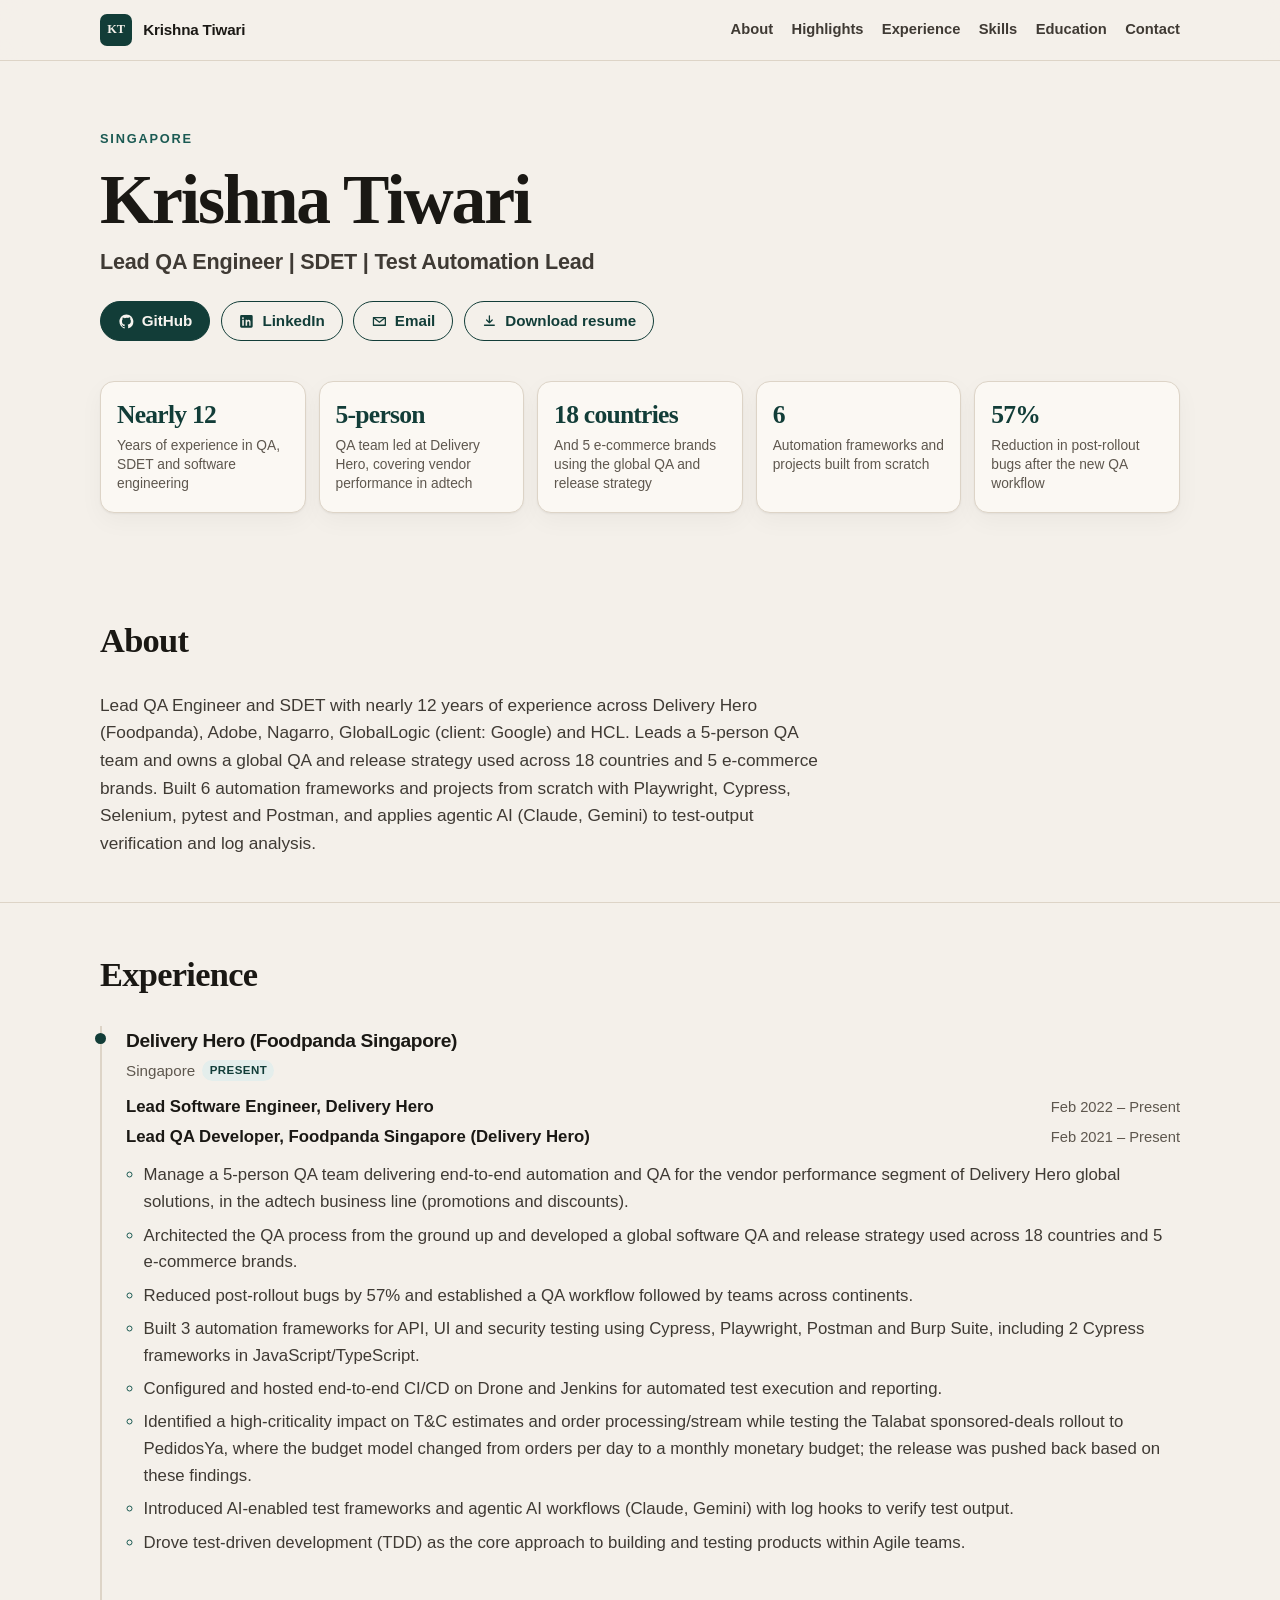
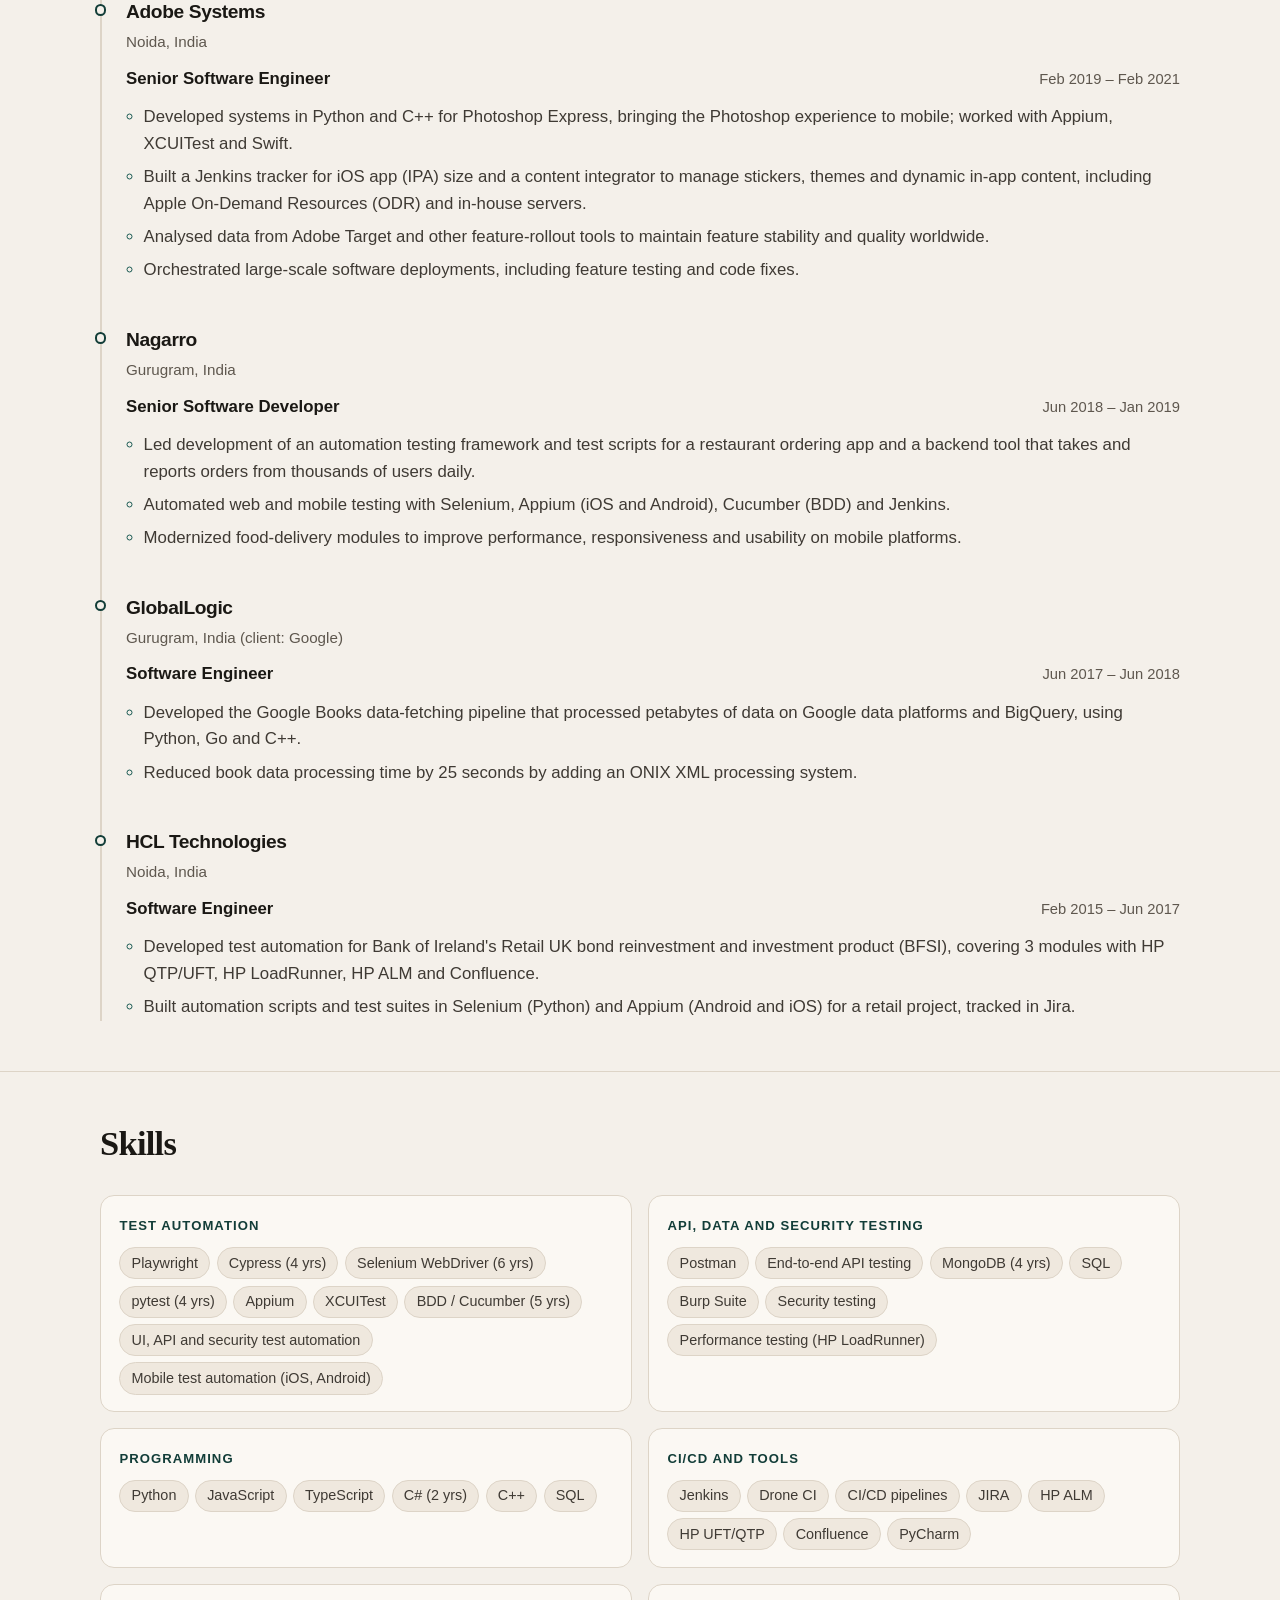
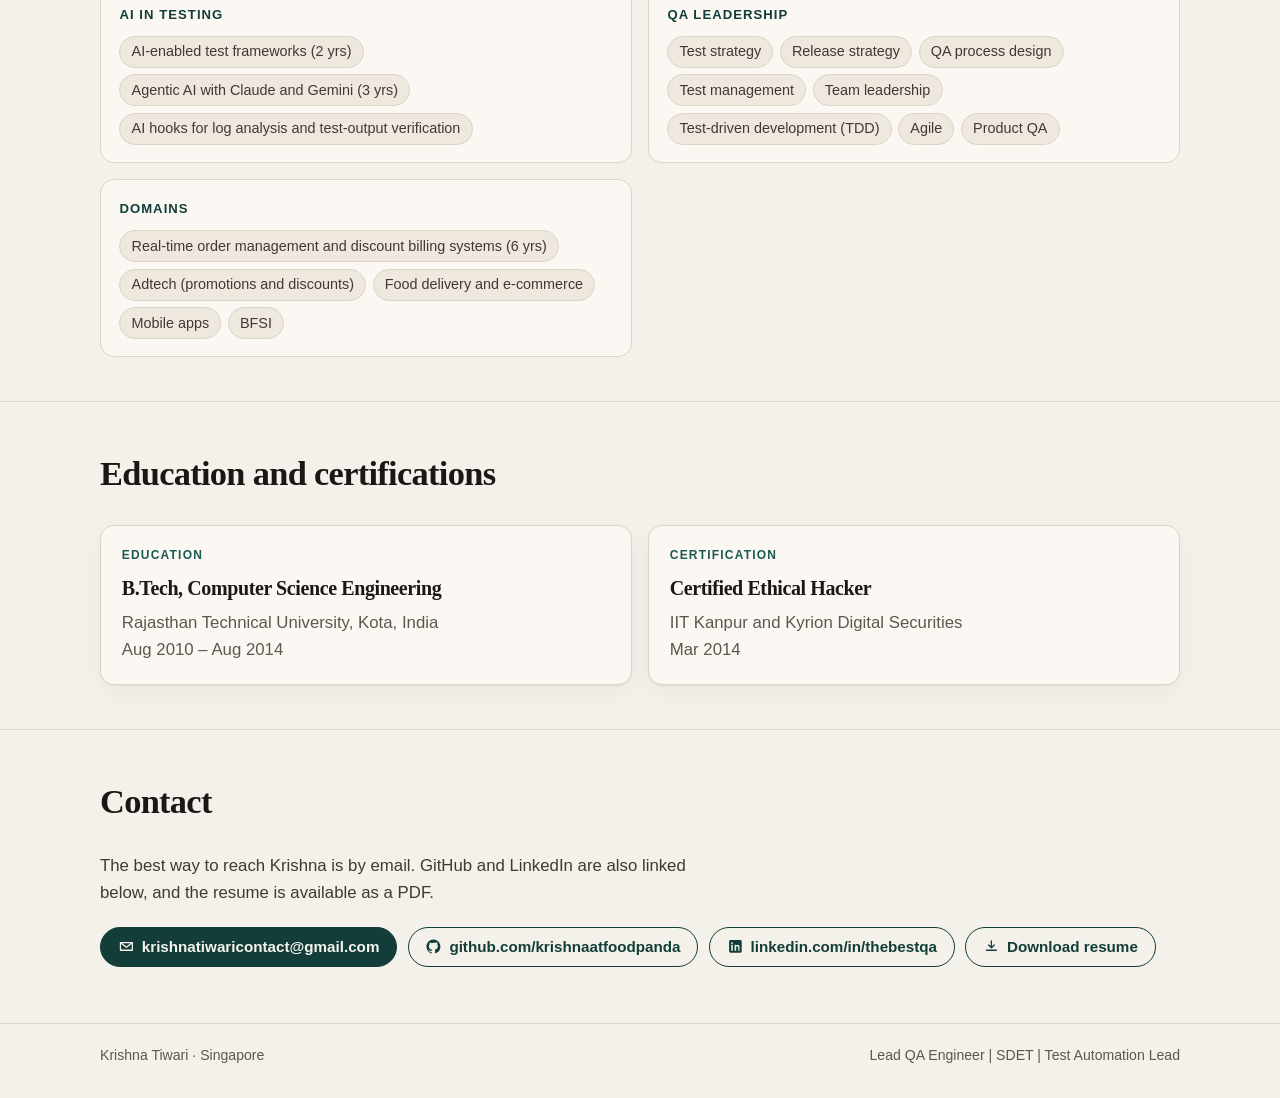
<file: index.html>
<!DOCTYPE html>
<html lang="en">
<head>
  <meta charset="utf-8">
  <meta name="viewport" content="width=device-width, initial-scale=1">
  <title>Krishna Tiwari — Lead QA Engineer | SDET | Test Automation Lead</title>
  <meta name="description" content="Lead QA Engineer and SDET based in Singapore, with nearly 12 years of experience at Delivery Hero (Foodpanda), Adobe, Nagarro, GlobalLogic and HCL. Specialises in test automation, QA leadership and release strategy.">
  <meta name="author" content="Krishna Tiwari">
  <meta name="robots" content="index, follow">
  <meta property="og:type" content="profile">
  <meta property="og:title" content="Krishna Tiwari — Lead QA Engineer | SDET | Test Automation Lead">
  <meta property="og:description" content="Lead QA Engineer and SDET based in Singapore, with nearly 12 years of experience at Delivery Hero (Foodpanda), Adobe, Nagarro, GlobalLogic and HCL.">
  <meta property="og:locale" content="en_SG">
  <meta property="og:site_name" content="Krishna Tiwari">
  <meta property="profile:first_name" content="Krishna">
  <meta property="profile:last_name" content="Tiwari">
  <meta name="twitter:card" content="summary">
  <meta name="twitter:title" content="Krishna Tiwari — Lead QA Engineer | SDET | Test Automation Lead">
  <meta name="twitter:description" content="Lead QA Engineer and SDET based in Singapore, with nearly 12 years of experience at Delivery Hero (Foodpanda), Adobe, Nagarro, GlobalLogic and HCL.">
  <link rel="icon" href="assets/favicon.svg" type="image/svg+xml">
  <link rel="apple-touch-icon" href="assets/favicon.svg">
  <link rel="stylesheet" href="styles.css">
</head>
<body>
  <a class="skip-link" href="#main">Skip to content</a>
  <div id="app">
    <p class="js-required">This page needs JavaScript to load the profile. Please turn it on, or open the resume PDF in the assets folder.</p>
  </div>
  <script src="content/profile.js"></script>
  <script src="script.js"></script>
  <script>
    document.addEventListener("DOMContentLoaded", function () {
      if (window.PROFILE && window.KrishnaSite) {
        window.KrishnaSite.mount(document.getElementById("app"), window.PROFILE);
      }
    });
  </script>
</body>
</html>
</file>
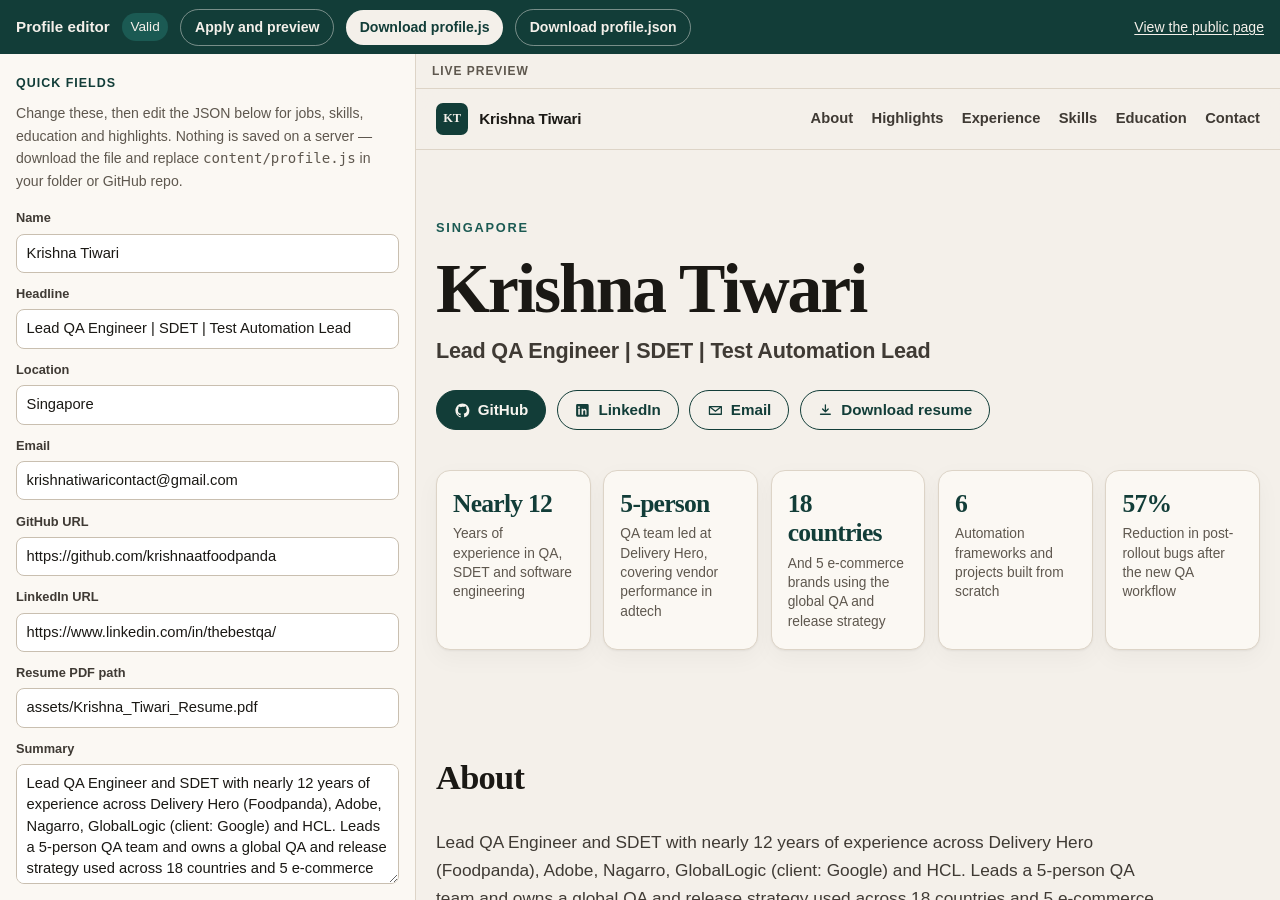
<file: admin.html>
<!DOCTYPE html>
<html lang="en">
<head>
  <meta charset="utf-8">
  <meta name="viewport" content="width=device-width, initial-scale=1">
  <title>Edit profile — Krishna Tiwari</title>
  <meta name="robots" content="noindex, nofollow">
  <link rel="icon" href="assets/favicon.svg" type="image/svg+xml">
  <link rel="stylesheet" href="styles.css">
  <style>
    :root { --admin-bar: 3.4rem; }
    body.admin {
      margin: 0;
      background: #ece7df;
      min-height: 100vh;
    }
    .admin-bar {
      position: sticky;
      top: 0;
      z-index: 50;
      display: flex;
      flex-wrap: wrap;
      align-items: center;
      gap: 0.6rem 0.75rem;
      min-height: var(--admin-bar);
      padding: 0.5rem 1rem;
      background: #123d38;
      color: #f4f0ea;
    }
    .admin-bar h1 {
      margin: 0;
      font-family: var(--sans);
      font-size: 0.95rem;
      font-weight: 700;
      letter-spacing: 0;
    }
    .admin-bar a {
      color: #f4f0ea;
      margin-left: auto;
      font-size: 0.88rem;
    }
    .admin-status {
      font-size: 0.85rem;
      padding: 0.2rem 0.55rem;
      border-radius: 999px;
      background: #1b5a53;
    }
    .admin-status.is-error { background: #8a2f16; }
    .admin-bar button {
      font: inherit;
      font-weight: 650;
      font-size: 0.88rem;
      border: 0;
      border-radius: 999px;
      padding: 0.4rem 0.85rem;
      cursor: pointer;
      background: #f4f0ea;
      color: #123d38;
    }
    .admin-bar button.secondary {
      background: transparent;
      color: #f4f0ea;
      border: 1px solid rgba(244, 240, 234, 0.45);
    }
    .admin-shell {
      display: grid;
      grid-template-columns: minmax(20rem, 26rem) 1fr;
      gap: 0;
      min-height: calc(100vh - var(--admin-bar));
    }
    .admin-editor {
      border-right: 1px solid #ddd4c7;
      background: #fbf8f3;
      padding: 1rem 1rem 2rem;
      overflow: auto;
      max-height: calc(100vh - var(--admin-bar));
    }
    .admin-editor h2 {
      margin: 1.1rem 0 0.55rem;
      font-family: var(--sans);
      font-size: 0.78rem;
      letter-spacing: 0.08em;
      text-transform: uppercase;
      color: #123d38;
    }
    .admin-editor h2:first-child { margin-top: 0.2rem; }
    .admin-help {
      margin: 0 0 1rem;
      font-size: 0.88rem;
      color: #5e574e;
    }
    label.field {
      display: block;
      margin: 0 0 0.7rem;
      font-size: 0.8rem;
      font-weight: 700;
      color: #3f3a34;
    }
    label.field input,
    label.field textarea,
    #json-editor {
      display: block;
      width: 100%;
      margin-top: 0.3rem;
      font: 0.92rem/1.45 var(--sans);
      padding: 0.5rem 0.6rem;
      border: 1px solid #c9bfb0;
      border-radius: 8px;
      background: #fff;
      color: #1a1814;
    }
    #json-editor {
      font-family: var(--mono);
      font-size: 0.78rem;
      min-height: 28rem;
      resize: vertical;
    }
    label.field textarea { min-height: 7.5rem; resize: vertical; }
    .admin-preview-wrap {
      overflow: auto;
      max-height: calc(100vh - var(--admin-bar));
      background: #f4f0ea;
    }
    .admin-preview-label {
      position: sticky;
      top: 0;
      z-index: 2;
      padding: 0.45rem 1rem;
      font-size: 0.75rem;
      font-weight: 700;
      letter-spacing: 0.08em;
      text-transform: uppercase;
      color: #5e574e;
      background: rgba(244, 240, 234, 0.92);
      border-bottom: 1px solid #ddd4c7;
    }
    #preview .site-header { position: static; }
    @media (max-width: 860px) {
      .admin-shell { grid-template-columns: 1fr; }
      .admin-editor, .admin-preview-wrap { max-height: none; }
      .admin-editor { border-right: 0; border-bottom: 1px solid #ddd4c7; }
    }
  </style>
</head>
<body class="admin">
  <div class="admin-bar">
    <h1>Profile editor</h1>
    <span id="status" class="admin-status">Ready</span>
    <button type="button" id="btn-apply" class="secondary">Apply and preview</button>
    <button type="button" id="btn-js">Download profile.js</button>
    <button type="button" id="btn-json" class="secondary">Download profile.json</button>
    <a href="index.html">View the public page</a>
  </div>
  <div class="admin-shell">
    <aside class="admin-editor">
      <h2>Quick fields</h2>
      <p class="admin-help">Change these, then edit the JSON below for jobs, skills, education and highlights. Nothing is saved on a server — download the file and replace <code>content/profile.js</code> in your folder or GitHub repo.</p>
      <label class="field">Name<input id="f-name" type="text" autocomplete="name"></label>
      <label class="field">Headline<input id="f-headline" type="text"></label>
      <label class="field">Location<input id="f-location" type="text"></label>
      <label class="field">Email<input id="f-email" type="email" autocomplete="email"></label>
      <label class="field">GitHub URL<input id="f-github" type="url"></label>
      <label class="field">LinkedIn URL<input id="f-linkedin" type="url"></label>
      <label class="field">Resume PDF path<input id="f-resume" type="text"></label>
      <label class="field">Summary<textarea id="f-summary"></textarea></label>

      <h2>Full profile data</h2>
      <p class="admin-help">This is the complete profile. Keep the structure (quotes, commas, brackets). Click Apply and preview after you edit, or download when it says Valid.</p>
      <textarea id="json-editor" spellcheck="false" aria-label="Full profile JSON"></textarea>
    </aside>
    <section class="admin-preview-wrap">
      <div class="admin-preview-label">Live preview</div>
      <div id="preview"></div>
    </section>
  </div>

  <script src="content/profile.js"></script>
  <script src="script.js"></script>
  <script>
    (function () {
      var FILE_HEADER =
        "/**\n" +
        " * Krishna Tiwari — website content\n" +
        " * ============================================================\n" +
        " * THIS IS THE FILE TO EDIT when you want to change the site.\n" +
        " *\n" +
        " * How to edit on GitHub (no coding tools needed):\n" +
        " *   1. Open this file: content/profile.js\n" +
        " *   2. Click the pencil icon (Edit).\n" +
        " *   3. Change only the text inside the quotes \"like this\".\n" +
        " *      Keep the commas, brackets [ ] and braces { } as they are.\n" +
        " *   4. Click Commit changes. If the site is on GitHub Pages,\n" +
        " *      it will update in about a minute.\n" +
        " *\n" +
        " * You can also open admin.html in a browser for a form, a live\n" +
        " * preview, and a Download button that produces an updated copy\n" +
        " * of this file.\n" +
        " * ============================================================\n" +
        " */\n" +
        "window.PROFILE = ";

      var fields = {
        name: document.getElementById("f-name"),
        headline: document.getElementById("f-headline"),
        location: document.getElementById("f-location"),
        email: document.getElementById("f-email"),
        github: document.getElementById("f-github"),
        linkedin: document.getElementById("f-linkedin"),
        resume: document.getElementById("f-resume"),
        summary: document.getElementById("f-summary")
      };
      var editor = document.getElementById("json-editor");
      var statusEl = document.getElementById("status");
      var preview = document.getElementById("preview");
      var syncing = false;
      var lastValid = null;

      function setStatus(text, isError) {
        statusEl.textContent = text;
        statusEl.classList.toggle("is-error", !!isError);
      }

      function pretty(obj) {
        return JSON.stringify(obj, null, 2);
      }

      function fillFields(data) {
        var contact = data.contact || {};
        fields.name.value = data.name || "";
        fields.headline.value = data.headline || "";
        fields.location.value = data.location || "";
        fields.email.value = contact.email || "";
        fields.github.value = contact.github || "";
        fields.linkedin.value = contact.linkedin || "";
        fields.resume.value = contact.resume || "";
        fields.summary.value = data.summary || "";
      }

      function applyFieldsTo(data) {
        data.name = fields.name.value.trim();
        data.headline = fields.headline.value.trim();
        data.location = fields.location.value.trim();
        data.summary = fields.summary.value.trim();
        data.contact = data.contact || {};
        data.contact.email = fields.email.value.trim();
        data.contact.github = fields.github.value.trim();
        data.contact.linkedin = fields.linkedin.value.trim();
        data.contact.resume = fields.resume.value.trim();
        return data;
      }

      function parseEditor() {
        try {
          var data = JSON.parse(editor.value);
          if (!data || typeof data !== "object" || Array.isArray(data)) {
            throw new Error("The file must be one profile object, not a list.");
          }
          return { data: data };
        } catch (err) {
          return { error: err.message };
        }
      }

      function previewData(data) {
        lastValid = data;
        if (window.KrishnaSite) {
          window.KrishnaSite.mount(preview, data, { skipSeo: true });
        }
      }

      function fromEditor() {
        if (syncing) return;
        var result = parseEditor();
        if (result.error) {
          setStatus("JSON error: " + result.error, true);
          return null;
        }
        syncing = true;
        fillFields(result.data);
        syncing = false;
        previewData(result.data);
        setStatus("Valid");
        return result.data;
      }

      function fromFields() {
        if (syncing) return;
        var result = parseEditor();
        var data = result.data ? result.data : (lastValid ? JSON.parse(JSON.stringify(lastValid)) : null);
        if (!data) {
          setStatus("Fix the JSON before editing the quick fields.", true);
          return;
        }
        applyFieldsTo(data);
        syncing = true;
        editor.value = pretty(data);
        syncing = false;
        previewData(data);
        setStatus("Valid");
      }

      function download(filename, text) {
        var blob = new Blob([text], { type: "text/plain;charset=utf-8" });
        var url = URL.createObjectURL(blob);
        var a = document.createElement("a");
        a.href = url;
        a.download = filename;
        document.body.appendChild(a);
        a.click();
        a.remove();
        URL.revokeObjectURL(url);
      }

      function currentDataOrAlert() {
        var data = fromEditor();
        if (!data) {
          setStatus("Cannot download until the JSON is valid.", true);
          return null;
        }
        return applyFieldsTo(data);
      }

      if (!window.PROFILE) {
        setStatus("Could not load content/profile.js", true);
        editor.value = "{\n  \n}\n";
        return;
      }

      lastValid = window.PROFILE;
      editor.value = pretty(window.PROFILE);
      fillFields(window.PROFILE);
      previewData(window.PROFILE);
      setStatus("Valid");

      editor.addEventListener("input", function () {
        window.clearTimeout(fromEditor.timer);
        fromEditor.timer = window.setTimeout(fromEditor, 400);
      });
      Object.keys(fields).forEach(function (key) {
        fields[key].addEventListener("input", function () {
          window.clearTimeout(fromFields.timer);
          fromFields.timer = window.setTimeout(fromFields, 250);
        });
      });
      document.getElementById("btn-apply").addEventListener("click", fromEditor);
      document.getElementById("btn-json").addEventListener("click", function () {
        var data = currentDataOrAlert();
        if (data) download("profile.json", pretty(data) + "\n");
      });
      document.getElementById("btn-js").addEventListener("click", function () {
        var data = currentDataOrAlert();
        if (data) download("profile.js", FILE_HEADER + pretty(data) + ";\n");
      });
    })();
  </script>
</body>
</html>
</file>
<file: styles.css>
/* Krishna Tiwari — personal site
   Warm paper background, deep teal accents, editorial type.
   Works for recruiters on desktop and mobile, and prints cleanly. */

:root {
  --bg: #f4f0ea;
  --bg-elev: #fbf8f3;
  --ink: #1a1814;
  --ink-soft: #3f3a34;
  --muted: #5e574e;
  --line: #ddd4c7;
  --line-strong: #c9bfb0;
  --teal: #123d38;
  --teal-mid: #1b5a53;
  --teal-soft: #e4eeec;
  --amber: #8a4b12;
  --chip: #efe8de;
  --shadow: 0 1px 2px rgba(26, 24, 20, 0.05), 0 8px 24px rgba(26, 24, 20, 0.04);
  --radius: 14px;
  --max: 1080px;
  --serif: "Iowan Old Style", "Palatino Linotype", Palatino, "Book Antiqua", Georgia, serif;
  --sans: "Source Sans 3", "Segoe UI", "Helvetica Neue", Helvetica, Arial, sans-serif;
  --mono: "IBM Plex Mono", "SFMono-Regular", ui-monospace, Menlo, Consolas, monospace;
  --focus: 2px solid var(--teal);
}

*, *::before, *::after { box-sizing: border-box; }

html {
  scroll-behavior: smooth;
  -webkit-text-size-adjust: 100%;
}

body {
  margin: 0;
  font-family: var(--sans);
  font-size: 1.05rem;
  line-height: 1.6;
  color: var(--ink);
  background: var(--bg);
  text-rendering: optimizeLegibility;
  -webkit-font-smoothing: antialiased;
}

img, svg { display: block; max-width: 100%; }
a { color: var(--teal-mid); text-underline-offset: 0.15em; }
a:hover { color: var(--teal); }
:focus-visible {
  outline: var(--focus);
  outline-offset: 3px;
}

.skip-link {
  position: absolute;
  left: 0.75rem;
  top: -4rem;
  z-index: 100;
  background: var(--teal);
  color: #fff;
  padding: 0.5rem 0.9rem;
  border-radius: 8px;
  font-weight: 600;
}
.skip-link:focus { top: 0.75rem; }

.js-required {
  max-width: 40rem;
  margin: 4rem auto;
  padding: 0 1.25rem;
  color: var(--muted);
}

/* ----- Header / nav ----- */
.site-header {
  position: sticky;
  top: 0;
  z-index: 40;
  background: rgba(244, 240, 234, 0.88);
  backdrop-filter: blur(12px);
  -webkit-backdrop-filter: blur(12px);
  border-bottom: 1px solid var(--line);
}

.header-inner,
.section-inner {
  width: min(var(--max), calc(100% - 2.5rem));
  margin-inline: auto;
}

.header-inner {
  display: flex;
  align-items: center;
  justify-content: space-between;
  gap: 1rem;
  min-height: 3.75rem;
}

.logo {
  display: inline-flex;
  align-items: center;
  gap: 0.7rem;
  text-decoration: none;
  color: var(--ink);
  font-weight: 650;
  letter-spacing: -0.01em;
}
.logo-mark {
  width: 2rem;
  height: 2rem;
  border-radius: 7px;
  background: var(--teal);
  color: #f4f0ea;
  display: grid;
  place-items: center;
  font-family: var(--serif);
  font-size: 0.78rem;
  font-weight: 700;
}
.logo-name { font-size: 0.95rem; }

.nav {
  display: flex;
  flex-wrap: wrap;
  gap: 0.15rem 1.15rem;
  align-items: center;
}
.nav a {
  color: var(--ink-soft);
  text-decoration: none;
  font-size: 0.92rem;
  font-weight: 600;
}
.nav a:hover { color: var(--teal); }

/* ----- Hero ----- */
.hero {
  padding: 4.25rem 0 2.5rem;
}

.hero-kicker {
  margin: 0 0 0.85rem;
  font-size: 0.8rem;
  font-weight: 700;
  letter-spacing: 0.14em;
  text-transform: uppercase;
  color: var(--teal-mid);
}

.hero h1 {
  margin: 0 0 0.55rem;
  font-family: var(--serif);
  font-size: clamp(2.6rem, 6vw, 4.35rem);
  font-weight: 650;
  line-height: 1.05;
  letter-spacing: -0.03em;
  color: var(--ink);
}

.hero-headline {
  margin: 0 0 1.35rem;
  font-size: clamp(1.05rem, 2.2vw, 1.35rem);
  font-weight: 600;
  color: var(--ink-soft);
  letter-spacing: -0.01em;
}

.hero-lede {
  margin: 0 0 1.85rem;
  max-width: 44rem;
  color: var(--ink-soft);
  font-size: 1.08rem;
}

.cta-row {
  display: flex;
  flex-wrap: wrap;
  gap: 0.65rem;
}

.btn {
  display: inline-flex;
  align-items: center;
  gap: 0.45rem;
  padding: 0.62rem 1.05rem;
  border-radius: 999px;
  border: 1px solid var(--teal);
  background: var(--teal);
  color: #f7f4ef;
  text-decoration: none;
  font-weight: 650;
  font-size: 0.95rem;
  line-height: 1.2;
  transition: background 0.15s ease, color 0.15s ease, transform 0.15s ease;
}
.btn:hover { background: #0d322e; color: #fff; }
.btn-ghost {
  background: transparent;
  color: var(--teal);
}
.btn-ghost:hover {
  background: var(--teal-soft);
  color: var(--teal);
}
.btn svg { width: 1.05rem; height: 1.05rem; flex: none; }

/* ----- Highlights ----- */
.highlights {
  padding: 0 0 3.5rem;
}
.highlight-grid {
  display: grid;
  grid-template-columns: repeat(5, 1fr);
  gap: 0.8rem;
  list-style: none;
  margin: 0;
  padding: 0;
}
.highlight-card {
  background: var(--bg-elev);
  border: 1px solid var(--line);
  border-radius: var(--radius);
  padding: 1.1rem 1rem 1.15rem;
  box-shadow: var(--shadow);
  min-height: 100%;
}
.highlight-value {
  display: block;
  font-family: var(--serif);
  font-size: clamp(1.35rem, 2vw, 1.7rem);
  font-weight: 650;
  letter-spacing: -0.03em;
  color: var(--teal);
  line-height: 1.15;
  margin-bottom: 0.4rem;
}
.highlight-label {
  display: block;
  font-size: 0.86rem;
  line-height: 1.4;
  color: var(--muted);
}

/* ----- Sections ----- */
.section {
  padding: 2.75rem 0;
}
.section + .section { border-top: 1px solid var(--line); }
.hero,
.highlights,
.section {
  scroll-margin-top: 4.75rem;
}

.section-head {
  display: flex;
  align-items: baseline;
  justify-content: space-between;
  gap: 1rem;
  margin-bottom: 1.5rem;
}
.section h2 {
  margin: 0;
  font-family: var(--serif);
  font-size: clamp(1.7rem, 3vw, 2.15rem);
  font-weight: 650;
  letter-spacing: -0.02em;
}

.about-text {
  max-width: 46rem;
  margin: 0;
  color: var(--ink-soft);
  font-size: 1.08rem;
}

/* ----- Experience ----- */
.timeline {
  list-style: none;
  margin: 0;
  padding: 0;
  border-left: 2px solid var(--line);
}
.job {
  position: relative;
  padding: 0 0 2.15rem 1.5rem;
}
.job:last-child { padding-bottom: 0; }
.job::before {
  content: "";
  position: absolute;
  left: -0.42rem;
  top: 0.45rem;
  width: 0.7rem;
  height: 0.7rem;
  border-radius: 50%;
  background: var(--bg);
  border: 2px solid var(--teal);
}
.job.is-current::before { background: var(--teal); }

.job-company {
  margin: 0 0 0.15rem;
  font-size: 1.2rem;
  font-weight: 700;
  letter-spacing: -0.02em;
  display: flex;
  flex-wrap: wrap;
  align-items: baseline;
  gap: 0.25rem 0.5rem;
}
.job-location {
  margin: 0 0 0.7rem;
  color: var(--muted);
  font-size: 0.95rem;
}
.job-roles { margin: 0 0 0.7rem; }
.job-role {
  display: flex;
  flex-wrap: wrap;
  align-items: baseline;
  justify-content: space-between;
  gap: 0.25rem 1rem;
  margin: 0 0 0.2rem;
}
.job-title { font-weight: 650; color: var(--ink); }
.job-dates {
  color: var(--muted);
  font-size: 0.92rem;
  font-variant-numeric: tabular-nums;
  white-space: nowrap;
}
.badge {
  display: inline-block;
  margin-left: 0.45rem;
  padding: 0.08rem 0.45rem;
  border-radius: 999px;
  background: var(--teal-soft);
  color: var(--teal);
  font-size: 0.72rem;
  font-weight: 700;
  letter-spacing: 0.04em;
  text-transform: uppercase;
  vertical-align: 0.12em;
}

.job-bullets {
  margin: 0;
  padding: 0 0 0 1.1rem;
  color: var(--ink-soft);
}
.job-bullets li { margin: 0 0 0.4rem; }
.job-bullets li::marker { color: var(--teal-mid); }

/* ----- Skills ----- */
.skill-grid {
  display: grid;
  grid-template-columns: repeat(2, 1fr);
  gap: 1rem;
}
.skill-card {
  background: var(--bg-elev);
  border: 1px solid var(--line);
  border-radius: var(--radius);
  padding: 1.15rem 1.15rem 1.05rem;
}
.skill-card h3 {
  margin: 0 0 0.7rem;
  font-size: 0.82rem;
  font-weight: 700;
  letter-spacing: 0.08em;
  text-transform: uppercase;
  color: var(--teal);
}
.skill-list {
  display: flex;
  flex-wrap: wrap;
  gap: 0.4rem;
  list-style: none;
  margin: 0;
  padding: 0;
}
.skill-list li {
  background: var(--chip);
  border: 1px solid var(--line);
  border-radius: 999px;
  padding: 0.22rem 0.7rem;
  font-size: 0.9rem;
  color: var(--ink-soft);
}

/* ----- Education ----- */
.edu-grid {
  display: grid;
  grid-template-columns: 1fr 1fr;
  gap: 1rem;
}
.edu-card {
  background: var(--bg-elev);
  border: 1px solid var(--line);
  border-radius: var(--radius);
  padding: 1.25rem 1.3rem;
  box-shadow: var(--shadow);
}
.edu-card h3 {
  margin: 0 0 0.35rem;
  font-family: var(--serif);
  font-size: 1.25rem;
  font-weight: 650;
  letter-spacing: -0.02em;
}
.edu-meta, .edu-dates {
  margin: 0;
  color: var(--muted);
}
.edu-kicker {
  margin: 0 0 0.45rem;
  font-size: 0.75rem;
  font-weight: 700;
  letter-spacing: 0.1em;
  text-transform: uppercase;
  color: var(--teal-mid);
}

/* ----- Contact / footer ----- */
.contact {
  padding-bottom: 3.5rem;
}
.contact-lead {
  margin: 0 0 1.25rem;
  max-width: 38rem;
  color: var(--ink-soft);
}
.footer {
  border-top: 1px solid var(--line);
  padding: 1.25rem 0 2rem;
  color: var(--muted);
  font-size: 0.88rem;
}
.footer-inner {
  width: min(var(--max), calc(100% - 2.5rem));
  margin-inline: auto;
  display: flex;
  flex-wrap: wrap;
  justify-content: space-between;
  gap: 0.5rem 1.5rem;
}
.footer a { color: inherit; }

/* ----- Admin preview frame tweaks ----- */
body.is-preview { background: var(--bg); }
body.is-preview .site-header { position: static; }

/* ----- Responsive ----- */
@media (max-width: 900px) {
  .highlight-grid { grid-template-columns: repeat(2, 1fr); }
  .highlight-grid li:last-child { grid-column: 1 / -1; }
  .skill-grid, .edu-grid { grid-template-columns: 1fr; }
}

@media (max-width: 640px) {
  .header-inner,
  .section-inner,
  .footer-inner {
    width: min(var(--max), calc(100% - 1.5rem));
  }
  .header-inner {
    flex-wrap: wrap;
    align-items: center;
    min-height: 0;
    padding: 0.55rem 0 0.5rem;
    gap: 0.35rem 0.75rem;
  }
  .nav {
    flex: 1 1 100%;
    justify-content: space-between;
    gap: 0.3rem 0.45rem;
  }
  .nav a { font-size: 0.82rem; }
  .hero { padding: 2.15rem 0 1.5rem; }
  .hero h1 { font-size: 2.45rem; }
  .section { padding: 2.1rem 0; }
  .hero,
  .highlights,
  .section { scroll-margin-top: 5.75rem; }
  .job-dates { white-space: normal; }
  .cta-row .btn {
    flex: 1 1 calc(50% - 0.4rem);
    justify-content: center;
  }
  .highlight-grid {
    grid-template-columns: 1fr;
    gap: 0.55rem;
  }
  .highlight-grid li:last-child { grid-column: auto; }
  .highlight-card {
    display: grid;
    grid-template-columns: 8.6rem 1fr;
    align-items: center;
    gap: 0.35rem 0.85rem;
    padding: 0.75rem 0.9rem;
  }
  .highlight-value {
    margin-bottom: 0;
    font-size: 1.15rem;
    white-space: nowrap;
  }
}

/* ----- Print ----- */
@media print {
  :root { --bg: #fff; --bg-elev: #fff; --shadow: none; }
  body { background: #fff; color: #000; font-size: 11pt; }
  .site-header, .skip-link, .cta-row, .footer { display: none !important; }
  .hero { padding: 0 0 1rem; }
  .highlights, .section { padding: 0.8rem 0; break-inside: avoid; }
  .highlight-card, .skill-card, .edu-card {
    box-shadow: none;
    border: 1px solid #ccc;
    break-inside: avoid;
  }
  .job { break-inside: avoid; }
  a { color: inherit; text-decoration: none; }
  .header-inner, .section-inner { width: auto; margin: 0; }
  h1, h2, h3 { color: #000; }
}

@page { margin: 1.4cm; }
</file>
